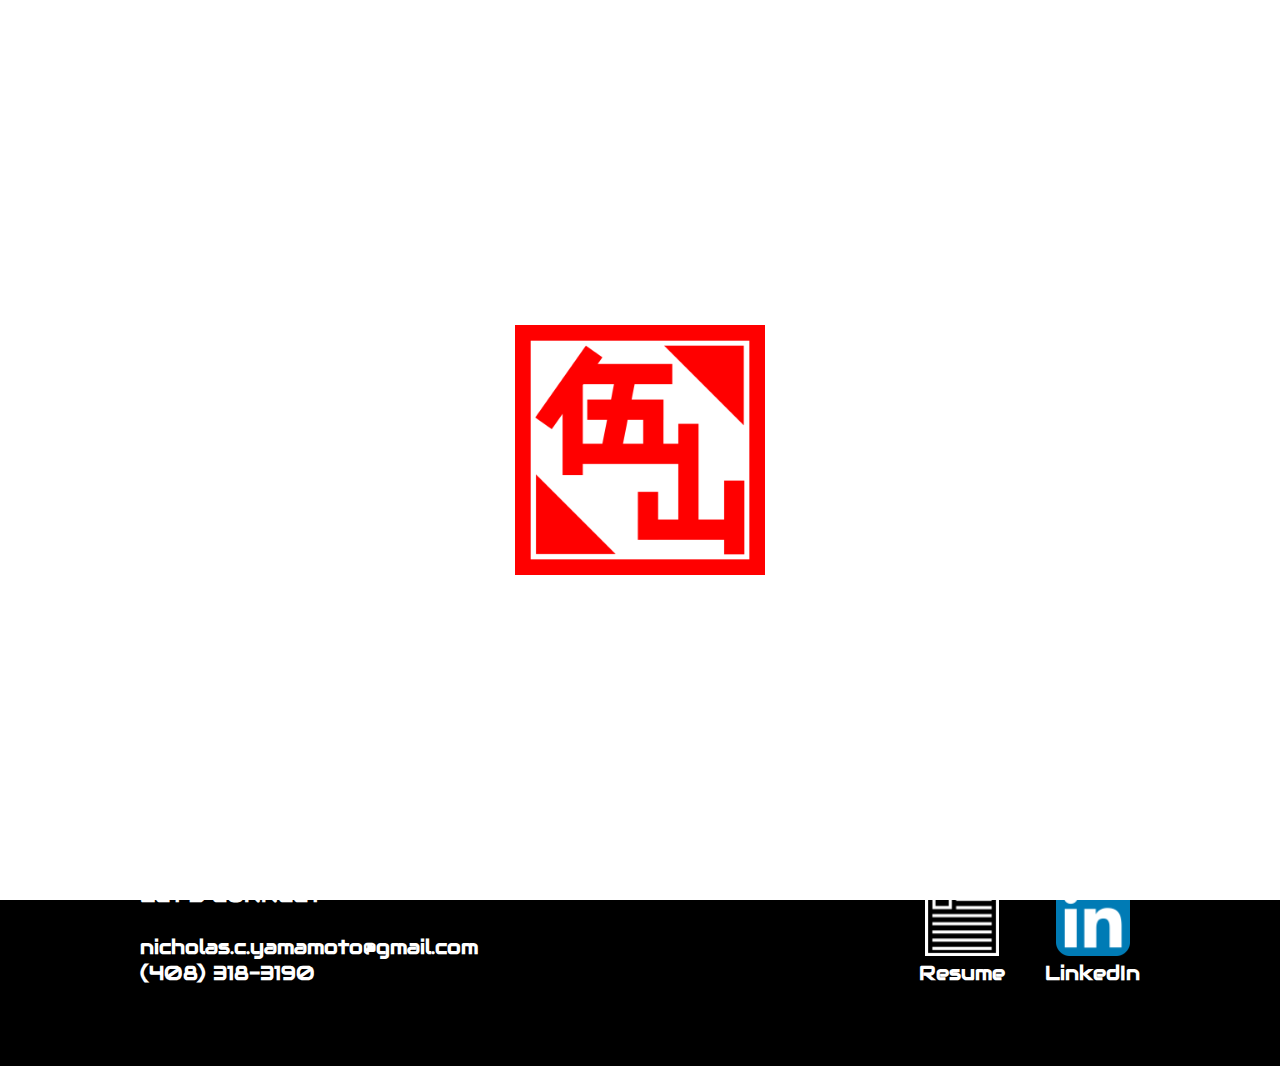
<file: index.html>
<!DOCTYPE html>
<html lang="en">

<head>
    <meta charset="UTF-8">
    <meta http-equiv="X-UA-Compatible" content="IE=edge">
    <meta name="viewport" content="width=device-width, initial-scale=1.0">
    <title>Nick Yamamoto Portfolio</title>
    <link rel="preconnect" href="https://fonts.gstatic.com">
    <link
        href="https://fonts.googleapis.com/css2?family=Audiowide&family=Roboto:ital,wght@0,400;0,700;1,400&display=swap"
        rel="stylesheet">
    <link href="css/loading.css" rel="stylesheet" type="text/css">
    <link href="css/style.css" rel="stylesheet" type="text/css">
    <link href="css/responsive.css" rel="stylesheet" type="text/css">
</head>

<header>
    <div class="topnav">
        <ul class=navigation>
            <li><a href="index.html">HOME</a></li>
            <li><a href="about.html">ABOUT</a></li>
            <li><a href="uxdesign.html">UX DESIGN</a></li>
            <li><a href="artwork.html">ARTWORK</a></li>
            <li><a href="video.html">VIDEO</a></li>
            <li><a href=#>CONTACT</a></li>
        </ul>
        <div id="hamburgermenu">
            <img class=openMenu src="icons/hamburger-menu.png" alt="menu">
            <img class=closeMenu src="icons/close.png" alt="close">
        </div>
    </div>    
    <ul class=mobilenavigation>
        <li><a href="index.html">HOME</a></li>
        <li><a href="about.html">ABOUT</a></li>
        <li><a href="uxdesign.html">UX DESIGN</a></li>
        <li><a href="artwork.html">ARTWORK</a></li>
        <li><a href="video.html">VIDEO</a></li>
        <li><a href=#>CONTACT</a></li>
    </ul>
</header>

<body>
    <section class="mainArea">
        <div class="mainLogo">
            <img src="images/mylogo.png" alt="LOGO" class="centerImage logo">
            <h1 class="center">NICK YAMAMOTO</h1>
        </div>
    </section>
    <section id="mediumCards">
        <a href="uxdesign.html">
            <div id="uxdesignCard" class="mediumCardstyle">
                <h4 class="heading">UX DESIGN</h4>
            </div>
        </a>
        <a href="artwork.html">
            <div id="artworkCard" class="mediumCardstyle">
                <h4 class="heading">ARTWORK</h4>
            </div>
        </a>
        <a href="video.html">
            <div id="videoCard" class="mediumCardstyle">
                <h4 class="heading">VIDEO</h4>
            </div>
        </a>
    </section>
    <footer>
        <div class="contact">
            <h5 class="left">LET'S CONNECT<br><br>nicholas.c.yamamoto@gmail.com <br> (408) 318-3190
            </h5>
        </div>
        <div class="footerIcons">
            <a href="images/Nicholas Yamamoto Resume 2020.pdf">
                <div class="resume">
                    <img src="images/resume_icon.png" alt="" height=74px width=74px>
                    <h5>Resume</h5>
                </div>
            </a>
            <a href="https://www.linkedin.com/in/nicholasyamamoto/">
                <div class="linkedIn">
                    <img src="images/LinkedIn-Icon-squircle.png" alt="" height=74px width=74px>
                    <h5>LinkedIn</h5>
                </div>
            </a>
        </div>
    </footer>

<div class="loadingScreen">
    <div class="firstbox"></div>
    <div class="secondbox"></div>
    <div class="thirdbox"></div>
</div>

<script src="https://code.jquery.com/jquery-3.4.1.js"></script>
<script src="js/index.js"></script>

</body>

</html>
</file>
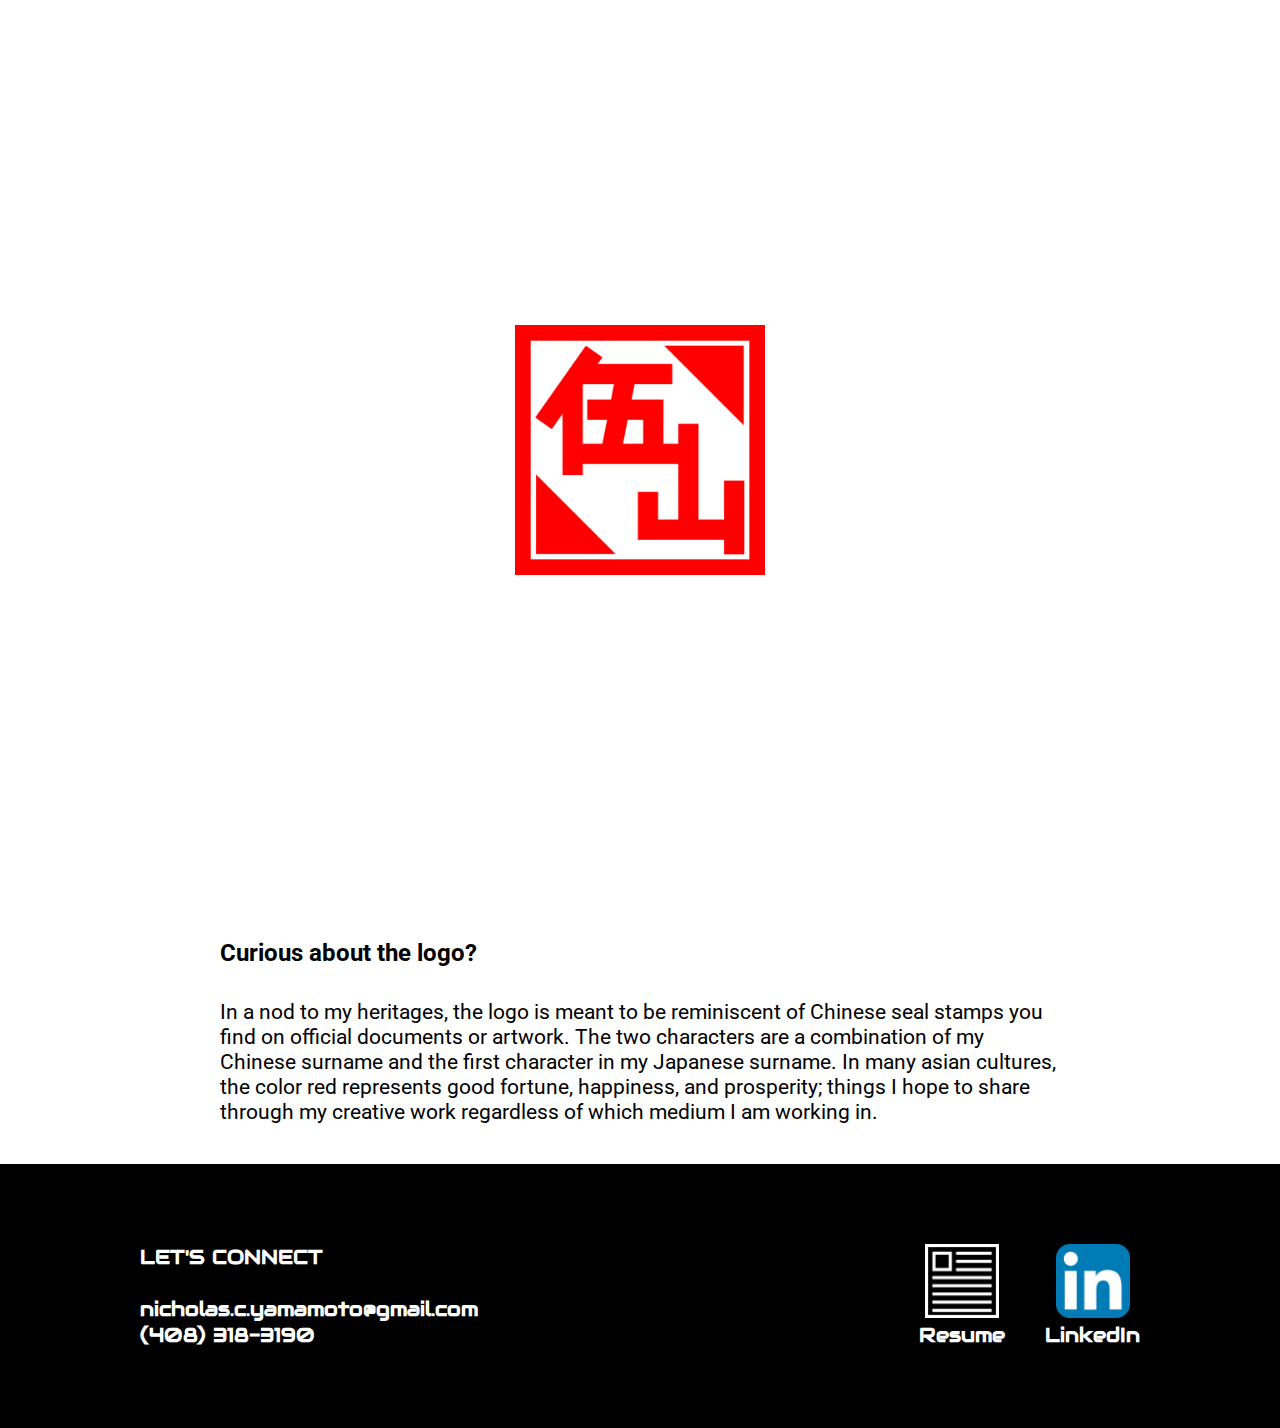
<file: about.html>
<!DOCTYPE html>
<html lang="en">
<head>
    <meta charset="UTF-8">
    <meta http-equiv="X-UA-Compatible" content="IE=edge">
    <meta name="viewport" content="width=device-width, initial-scale=1.0">
    <title>Nick Yamamoto Portfolio</title>
    <link rel="preconnect" href="https://fonts.gstatic.com">
    <link href="https://fonts.googleapis.com/css2?family=Audiowide&family=Roboto:ital,wght@0,400;0,700;1,400&display=swap" rel="stylesheet">
    <link href="css/loading.css" rel="stylesheet" type="text/css">
    <link href="css/style.css" rel="stylesheet" type="text/css">
    <link href="css/responsive.css" rel="stylesheet" type="text/css">
</head>

<header>
    <div class="topnav">
        <ul class=navigation>
            <li><a href="index.html">HOME</a></li>
            <li><a href="about.html">ABOUT</a></li>
            <li><a href="uxdesign.html">UX DESIGN</a></li>
            <li><a href="artwork.html">ARTWORK</a></li>
            <li><a href="video.html">VIDEO</a></li>
            <li><a href=#>CONTACT</a></li>
        </ul>
        <div id="hamburgermenu">
            <img class=openMenu src="icons/hamburger-menu.png" alt="menu">
            <img class=closeMenu src="icons/close.png" alt="close">
        </div>
    </div>
    <ul class=mobilenavigation>
        <li><a href="index.html">HOME</a></li>
        <li><a href="about.html">ABOUT</a></li>
        <li><a href="uxdesign.html">UX DESIGN</a></li>
        <li><a href="artwork.html">ARTWORK</a></li>
        <li><a href="video.html">VIDEO</a></li>
        <li><a href=#>CONTACT</a></li>
    </ul>
</header>

<body>

<section class="mainArea">
    <div class="mainLogo">
        <img src="images/mylogo.png" alt="LOGO" class="centerImage logo">
        <h1 class="center">NICK YAMAMOTO</h1>
    </div>
</section>
<section class="bio">
    <h4>Background</h4>
    <p>
        Well-rounded creator with experience in graphic design, UX design, and video editing. Graduate of University of Southern California with a BA in East Asian Languages and Culture and a minor in marketing as well as a certificate in UX/UI from University of California, Irvine. Highly adaptable learner and team player who always looks to accomplish tasks in the most efficient manner.
    </p>
    <br>
    <h4>Tools:</h4>
    <ul>
        <li>
            <b>UX Design:</b> Adobe XD, InVision, Figma, Miro
        </li>
        <li>
            <b>Artwork:</b> Photoshop, Illustrator, Affinity Photo
        </li>
        <li>
            <b>Video:</b> Adobe Premiere, Final Cut Pro, Adobe After Effects
        </li>
    </ul>
    <br>
    <h4>Curious about the logo?</h4>
    <p>
        In a nod to my heritages, the logo is meant to be reminiscent of Chinese seal stamps you find on official documents or artwork. The two characters are a combination of my Chinese surname and the first character in my Japanese surname. In many asian cultures, the color red represents good fortune, happiness, and prosperity; things I hope to share through my creative work regardless of which medium I am working in.
    </p>
</section>

<footer>
    <div class="contact">
        <h5 class="left">LET'S CONNECT<br><br>nicholas.c.yamamoto@gmail.com <br> (408) 318-3190
        </h5>
    </div>
    <div class="footerIcons">
        <a href="images/Nicholas Yamamoto Resume 2020.pdf">
            <div class="resume">
                <img src="images/resume_icon.png" alt="" height=74px width=74px>
                <h5>Resume</h5>
            </div>
        </a>
        <a href="https://www.linkedin.com/in/nicholasyamamoto/">
            <div class="linkedIn">
                <img src="images/LinkedIn-Icon-squircle.png" alt="" height=74px width=74px>
                <h5>LinkedIn</h5>
            </div>
        </a>
    </div>
</footer>

<div class="loadingScreen">
    <div class="firstbox"></div>
    <div class="secondbox"></div>
    <div class="thirdbox"></div>
</div>

<script src="https://code.jquery.com/jquery-3.4.1.js"></script>
<script src="js/index.js"></script>

</body>
</html>
</file>
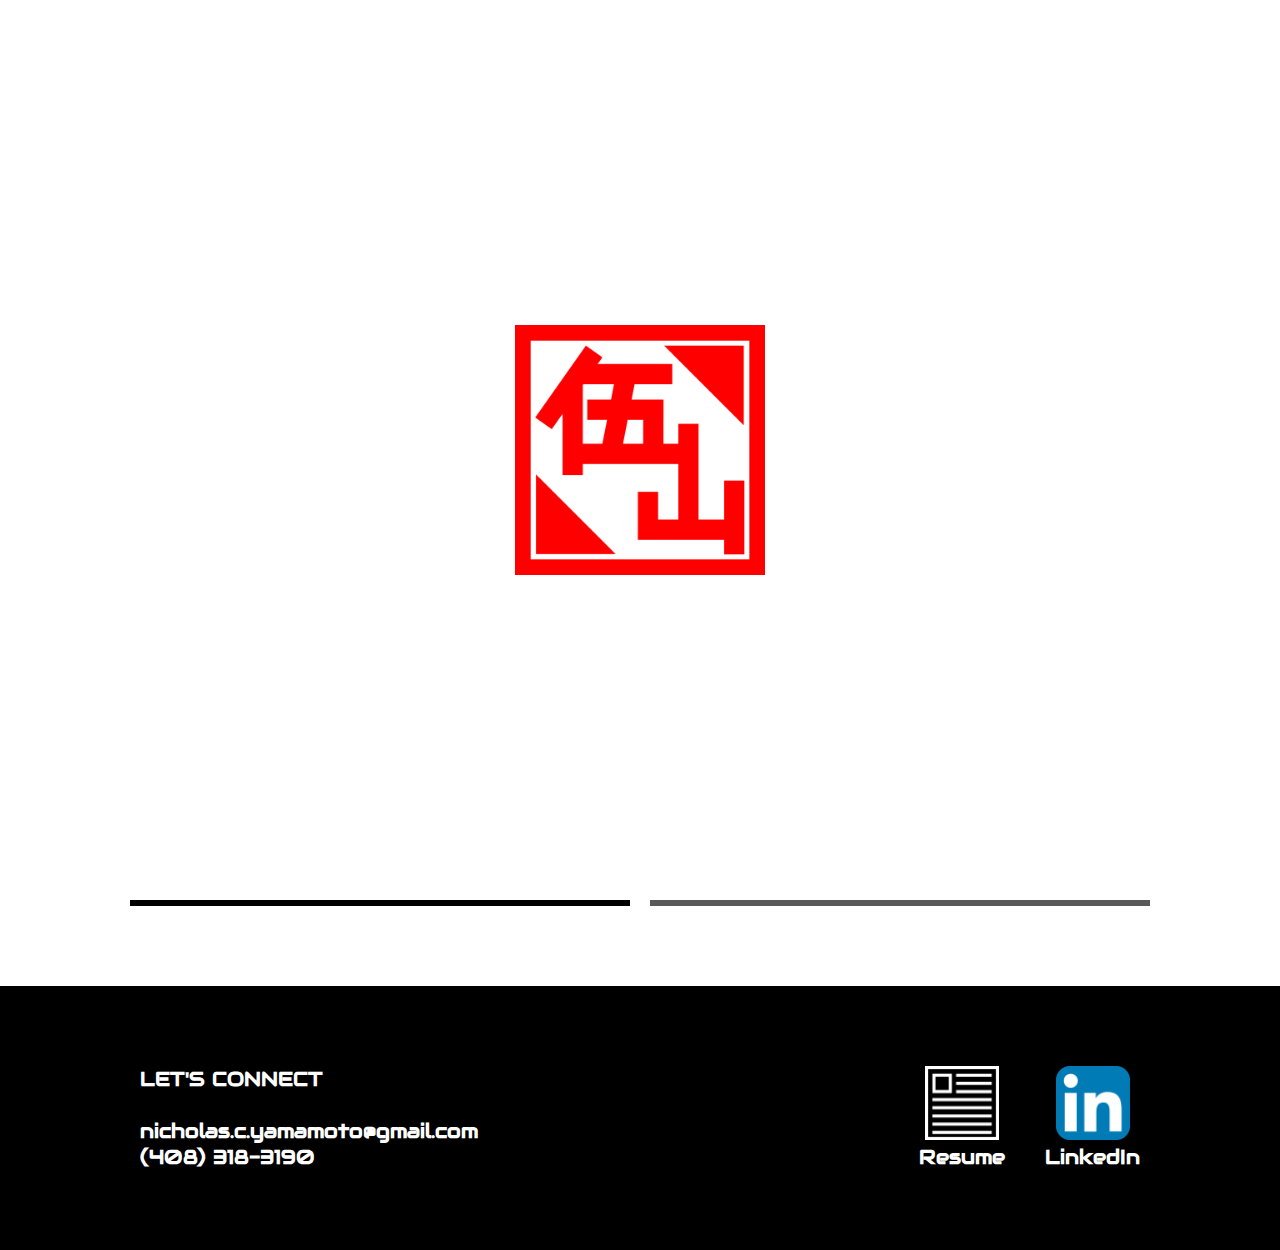
<file: artwork.html>
<!DOCTYPE html>
<html lang="en">
<head>
    <meta charset="UTF-8">
    <meta http-equiv="X-UA-Compatible" content="IE=edge">
    <meta name="viewport" content="width=device-width, initial-scale=1.0">
    <title>Nick Yamamoto Portfolio</title>
    <link rel="preconnect" href="https://fonts.gstatic.com">
    <link href="https://fonts.googleapis.com/css2?family=Audiowide&family=Roboto:ital,wght@0,400;0,700;1,400&display=swap" rel="stylesheet">
    <link href="css/loading.css" rel="stylesheet" type="text/css">
    <link href="css/style.css" rel="stylesheet" type="text/css">
    <link href="css/responsive.css" rel="stylesheet" type="text/css">
</head>
<body>
<header>
    <div class="topnav">
        <ul class=navigation>
            <li><a href="index.html">HOME</a></li>
            <li><a href="about.html">ABOUT</a></li>
            <li><a href="uxdesign.html">UX DESIGN</a></li>
            <li><a href="artwork.html">ARTWORK</a></li>
            <li><a href="video.html">VIDEO</a></li>
            <li><a href=#>CONTACT</a></li>
        </ul>
        <div id="hamburgermenu">
            <img class=openMenu src="icons/hamburger-menu.png" alt="menu">
            <img class=closeMenu src="icons/close.png" alt="close">
        </div>
    </div>
    <ul class=mobilenavigation>
        <li><a href="index.html">HOME</a></li>
        <li><a href="about.html">ABOUT</a></li>
        <li><a href="uxdesign.html">UX DESIGN</a></li>
        <li><a href="artwork.html">ARTWORK</a></li>
        <li><a href="video.html">VIDEO</a></li>
        <li><a href=#>CONTACT</a></li>
    </ul>
</header>

<h1 class="pageheader">ARTWORK</h1>

<section id="artwork">
    <a class="cardlink" href="vectorIllustration.html">
        <div id="illustrationCard" class="casestudyCard">
            <div class="cardHover">
                <h4 class="cardheader">Vector Illustration</h4>
            </div>
        </div>
    </a>
    <div id="calligraphy" class="casestudyCard">
        <div class="cardHover">
            <h4 class="cardheader">Calligraphy</h4>
        </div>
    </div>
    <div id="logoDesign" class="casestudyCard">
        <div class="cardHover">
            <h4 class="cardheader">Logo Design</h4>
        </div>
    </div>
    <div id="eventBanner" class="casestudyCard">
        <div class="cardHover">
            <h4 class="cardheader">Event Banners</h4>
        </div>
    </div>
</section>

<footer>
    <div class="contact">
        <h5 class="left">LET'S CONNECT<br><br>nicholas.c.yamamoto@gmail.com <br> (408) 318-3190
        </h5>
    </div>
    <div class="footerIcons">
        <a href="images/Nicholas Yamamoto Resume 2020.pdf">
            <div class="resume">
                <img src="images/resume_icon.png" alt="" height=74px width=74px>
                <h5>Resume</h5>
            </div>
        </a>
        <a href="https://www.linkedin.com/in/nicholasyamamoto/">
            <div class="linkedIn">
                <img src="images/LinkedIn-Icon-squircle.png" alt="" height=74px width=74px>
                <h5>LinkedIn</h5>
            </div>
        </a>
    </div>
</footer>

<div class="loadingScreen">
    <div class="firstbox"></div>
    <div class="secondbox"></div>
    <div class="thirdbox"></div>
</div>

<script src="https://code.jquery.com/jquery-3.4.1.js"></script>
<script src="js/index.js"></script>

</body>
</html>
</file>
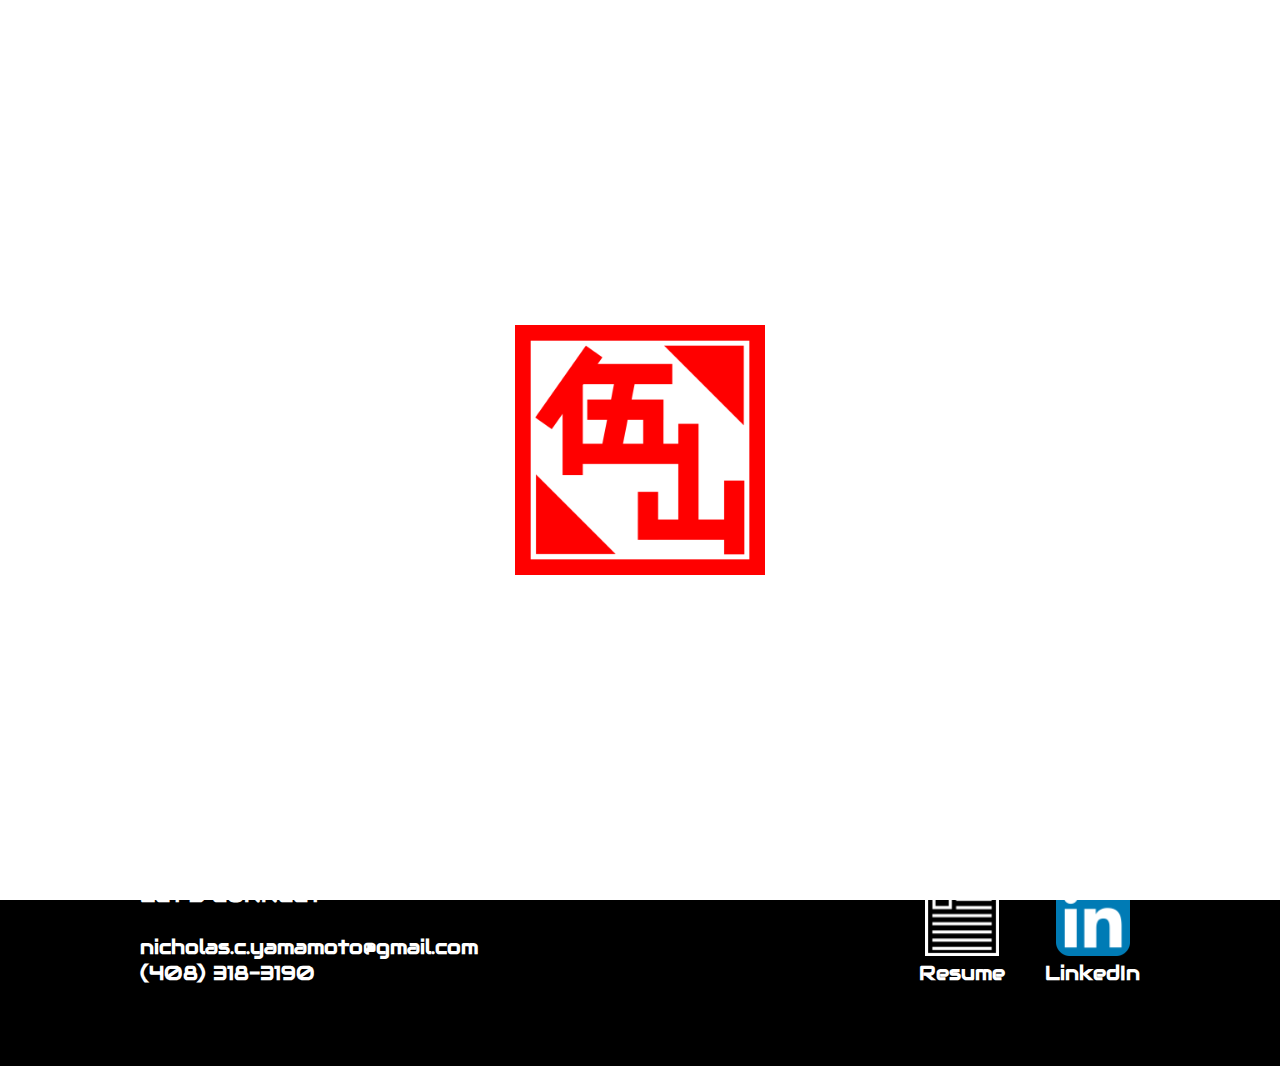
<file: uxdesign.html>
<!DOCTYPE html>
<html lang="en">
<head>
    <meta charset="UTF-8">
    <meta http-equiv="X-UA-Compatible" content="IE=edge">
    <meta name="viewport" content="width=device-width, initial-scale=1.0">
    <title>Nick Yamamoto Portfolio</title>
    <link rel="preconnect" href="https://fonts.gstatic.com">
    <link href="https://fonts.googleapis.com/css2?family=Audiowide&family=Roboto:ital,wght@0,400;0,700;1,400&display=swap" rel="stylesheet">
    <link href="css/loading.css" rel="stylesheet" type="text/css">
    <link href="css/style.css" rel="stylesheet" type="text/css">
    <link href="css/responsive.css" rel="stylesheet" type="text/css">
</head>

<header>
    <div class="topnav">
        <ul class=navigation>
            <li><a href="index.html">HOME</a></li>
            <li><a href="about.html">ABOUT</a></li>
            <li><a href="uxdesign.html">UX DESIGN</a></li>
            <li><a href="artwork.html">ARTWORK</a></li>
            <li><a href="video.html">VIDEO</a></li>
            <li><a href=#>CONTACT</a></li>
        </ul>
        <div id="hamburgermenu">
            <img class=openMenu src="icons/hamburger-menu.png" alt="menu">
            <img class=closeMenu src="icons/close.png" alt="close">
        </div>
    </div>
    <ul class=mobilenavigation>
        <li><a href="index.html">HOME</a></li>
        <li><a href="about.html">ABOUT</a></li>
        <li><a href="uxdesign.html">UX DESIGN</a></li>
        <li><a href="artwork.html">ARTWORK</a></li>
        <li><a href="video.html">VIDEO</a></li>
        <li><a href=#>CONTACT</a></li>
    </ul>
</header>

<body>
<section id="mainAreauxdesign">
    <div id="uxLogo">
        <img src="images/mylogo.png" alt="LOGO">
    </div>
    <div id="uxName"><h2>NICK YAMAMOTO</h2></div>
    <div id="uxBio">
        <h4>UX Designer with a keen eye for identifying issues in work-flows and ideating solutions to address them. Highly skilled in Marketing, User Research/Testing, Wireframing, and Prototyping. Aiming to help users accomplish their tasks in a cohesive, streamlined experience.</h4>
    </div>
</section>

<section id="casestudies">
    <div id="fcccaseStudy" class="casestudyCard">
        <div class="cardHover">
            <h4 class="cardheader">FCC Website Redesign</h4>
            <p>An evaluation and proposed redesign of the Federal Communications Commission (FCC) website at the end of 2020.</p>
        </div>
    </div>
    <div id="wbwcaseStudy" class="casestudyCard">
        <div class="cardHover">
            <h4 class="cardheader">Week-by-week Calculator Template</h4>
            <p>A simple solution to streamline the process of calculating the media spend by week of advertising campaigns.</p>
        </div>
    </div>
</section>

<footer>
    <div class="contact">
        <h5 class="left">LET'S CONNECT<br><br>nicholas.c.yamamoto@gmail.com <br> (408) 318-3190
        </h5>
    </div>
    <div class="footerIcons">
        <a href="images/Nicholas Yamamoto Resume 2020.pdf">
            <div class="resume">
                <img src="images/resume_icon.png" alt="" height=74px width=74px>
                <h5>Resume</h5>
            </div>
        </a>
        <a href="https://www.linkedin.com/in/nicholasyamamoto/">
            <div class="linkedIn">
                <img src="images/LinkedIn-Icon-squircle.png" alt="" height=74px width=74px>
                <h5>LinkedIn</h5>
            </div>
        </a>
    </div>
</footer>

<div class="loadingScreen">
    <div class="firstbox"></div>
    <div class="secondbox"></div>
    <div class="thirdbox"></div>
</div>

<script src="https://code.jquery.com/jquery-3.4.1.js"></script>
<script src="js/index.js"></script>

</body>
</html>
</file>
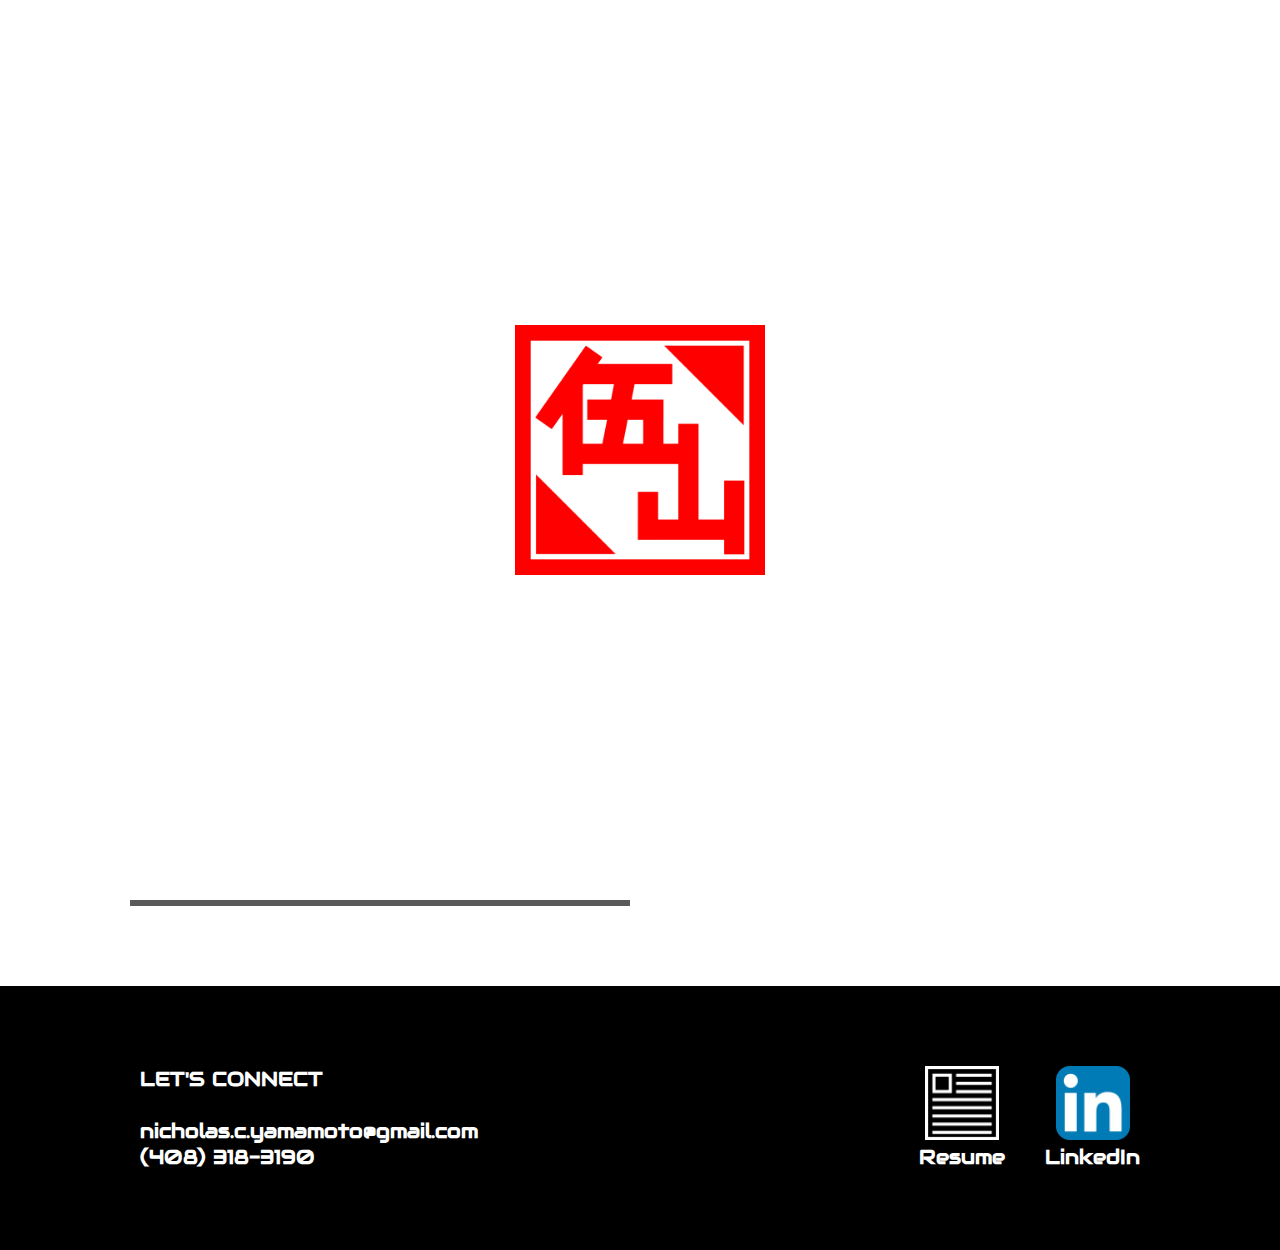
<file: vectorIllustration.html>
<!DOCTYPE html>
<html lang="en">
<head>
    <meta charset="UTF-8">
    <meta http-equiv="X-UA-Compatible" content="IE=edge">
    <meta name="viewport" content="width=device-width, initial-scale=1.0">
    <title>Nick Yamamoto Portfolio</title>
    <link rel="preconnect" href="https://fonts.gstatic.com">
    <link href="https://fonts.googleapis.com/css2?family=Audiowide&family=Roboto:ital,wght@0,400;0,700;1,400&display=swap" rel="stylesheet">
    <link href="css/loading.css" rel="stylesheet" type="text/css">
    <link href="css/style.css" rel="stylesheet" type="text/css">
    <link href="css/responsive.css" rel="stylesheet" type="text/css">
</head>
<body>
<header>
    <div class="topnav">
        <ul class=navigation>
            <li><a href="index.html">HOME</a></li>
            <li><a href="about.html">ABOUT</a></li>
            <li><a href="uxdesign.html">UX DESIGN</a></li>
            <li><a href="artwork.html">ARTWORK</a></li>
            <li><a href="video.html">VIDEO</a></li>
            <li><a href=#>CONTACT</a></li>
        </ul>
        <div id="hamburgermenu">
            <img class=openMenu src="icons/hamburger-menu.png" alt="menu">
            <img class=closeMenu src="icons/close.png" alt="close">
        </div>
    </div>
    <ul class=mobilenavigation>
        <li><a href="index.html">HOME</a></li>
        <li><a href="about.html">ABOUT</a></li>
        <li><a href="uxdesign.html">UX DESIGN</a></li>
        <li><a href="artwork.html">ARTWORK</a></li>
        <li><a href="video.html">VIDEO</a></li>
        <li><a href=#>CONTACT</a></li>
    </ul>
</header>

<h1 class="pageheader">VECTOR ILLUSTRATION</h1>

<section id="vectorIllustration">
    <div id="rainCard" class="casestudyCard">
        <div class="cardHover">
            <h4 class="cardheader">Rain Series</h4>
        </div>
    </div>
    <div id="budoCard" class="casestudyCard">
        <div class="cardHover">
            <h4 class="cardheader">Budo Series</h4>
        </div>
    </div>
    <div id="jesusCard" class="casestudyCard">
        <div class="cardHover">
            <h4 class="cardheader">Jesus Series - Book Covers</h4>
        </div>
    </div>
</section>

<footer>
    <div class="contact">
        <h5 class="left">LET'S CONNECT<br><br>nicholas.c.yamamoto@gmail.com <br> (408) 318-3190
        </h5>
    </div>
    <div class="footerIcons">
        <a href="images/Nicholas Yamamoto Resume 2020.pdf">
            <div class="resume">
                <img src="images/resume_icon.png" alt="" height=74px width=74px>
                <h5>Resume</h5>
            </div>
        </a>
        <a href="https://www.linkedin.com/in/nicholasyamamoto/">
            <div class="linkedIn">
                <img src="images/LinkedIn-Icon-squircle.png" alt="" height=74px width=74px>
                <h5>LinkedIn</h5>
            </div>
        </a>
    </div>
</footer>
<div class="loadingScreen">
    <div class="firstbox"></div>
    <div class="secondbox"></div>
    <div class="thirdbox"></div>
</div>

<script src="https://code.jquery.com/jquery-3.4.1.js"></script>
<script src="js/index.js"></script>

</body>
</html>
</file>
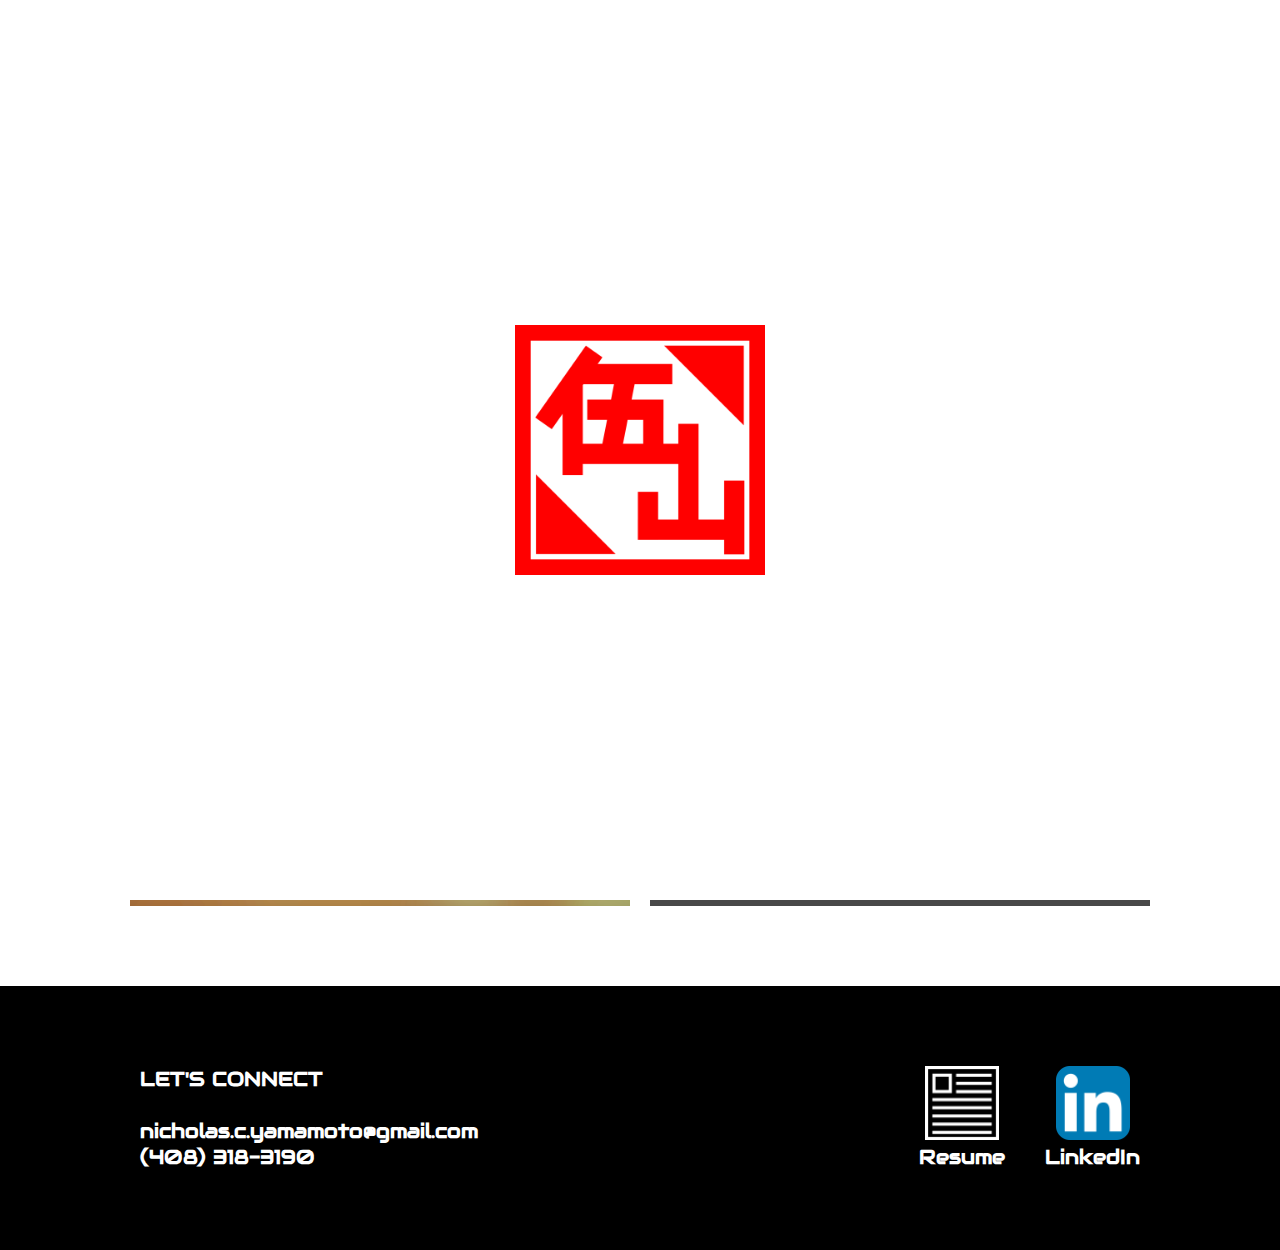
<file: video.html>
<!DOCTYPE html>
<html lang="en">
<head>
    <meta charset="UTF-8">
    <meta http-equiv="X-UA-Compatible" content="IE=edge">
    <meta name="viewport" content="width=device-width, initial-scale=1.0">
    <title>Nick Yamamoto Portfolio</title>
    <link rel="preconnect" href="https://fonts.gstatic.com">
    <link href="https://fonts.googleapis.com/css2?family=Audiowide&family=Roboto:ital,wght@0,400;0,700;1,400&display=swap" rel="stylesheet">
    <link href="css/loading.css" rel="stylesheet" type="text/css">
    <link href="css/style.css" rel="stylesheet" type="text/css">
    <link href="css/responsive.css" rel="stylesheet" type="text/css">
</head>
<body>
<header>
    <div class="topnav">
        <ul class=navigation>
            <li><a href="index.html">HOME</a></li>
            <li><a href="about.html">ABOUT</a></li>
            <li><a href="uxdesign.html">UX DESIGN</a></li>
            <li><a href="artwork.html">ARTWORK</a></li>
            <li><a href="video.html">VIDEO</a></li>
            <li><a href=#>CONTACT</a></li>
        </ul>
        <div id="hamburgermenu">
            <img class=openMenu src="icons/hamburger-menu.png" alt="menu">
            <img class=closeMenu src="icons/close.png" alt="close">
        </div>
    </div>
    <ul class=mobilenavigation>
        <li><a href="index.html">HOME</a></li>
        <li><a href="about.html">ABOUT</a></li>
        <li><a href="uxdesign.html">UX DESIGN</a></li>
        <li><a href="artwork.html">ARTWORK</a></li>
        <li><a href="video.html">VIDEO</a></li>
        <li><a href=#>CONTACT</a></li>
    </ul>
</header>

<h1 class="pageheader">VIDEO</h1>

<section id="video">
    <a class="cardlink" href="https://youtu.be/KzBUrNd9lm8" target="_blank">
        <div id="editingReelCard" class="casestudyCard">
                <div class="cardHover">
                    <h4 class="cardheader">Editing Reel</h4>
                </div>
        </div>
    </a>
    <a class="cardlink" href="https://youtu.be/C4QEnhp1CFE" target="_blank">
        <div id="iwatchCard" class="casestudyCard">
            <div class="cardHover">
                <h4 class="cardheader">iWatch</h4>
                <p>Fictional advertisement for holographic smart watch</p>
            </div>
        </div>
    </a>
    <a class="cardlink" href="https://www.youtube.com/watch?v=zwlA9QJQc0E&list=PLQ6vutnG7uojV4YVzoJV2NzfpEHSw-df0" target="_blank">
        <div id="keikotipsCard" class="casestudyCard">
            <div class="cardHover">
                <h4 class="cardheader">Keiko Tips</h4>
                <p>An online mini-series to help introduce Kendo and Naginata as well as some useful principles. <br><br> Roles: Director, Writer, Actor</p>
            </div>
        </div>
    </a>
    <div id="specialeffectsCard" class="casestudyCard">
        <div class="cardHover">
            <h4 class="cardheader">Special Effects</h4>
        </div>
    </div>
</section>

<footer>
    <div class="contact">
        <h5 class="left">LET'S CONNECT<br><br>nicholas.c.yamamoto@gmail.com <br> (408) 318-3190
        </h5>
    </div>
    <div class="footerIcons">
        <a href="images/Nicholas Yamamoto Resume 2020.pdf">
            <div class="resume">
                <img src="images/resume_icon.png" alt="" height=74px width=74px>
                <h5>Resume</h5>
            </div>
        </a>
        <a href="https://www.linkedin.com/in/nicholasyamamoto/">
            <div class="linkedIn">
                <img src="images/LinkedIn-Icon-squircle.png" alt="" height=74px width=74px>
                <h5>LinkedIn</h5>
            </div>
        </a>
    </div>
</footer>

<div class="loadingScreen">
    <div class="firstbox"></div>
    <div class="secondbox"></div>
    <div class="thirdbox"></div>
</div>

<script src="https://code.jquery.com/jquery-3.4.1.js"></script>
<script src="js/index.js"></script>
</body>
</html>
</file>
<file: css/loading.css>
.loadingScreen{
    position: fixed;
    display: flex;
    top:0;
    justify-content: center;
    align-items: center;
    height: 100vh;
    width: 100%;
    background-color: white;
    z-index: 100000;
}

.firstbox{
    height: 250px;
    width: 250px;
    background-image: url(../images/outer.png);
    background-size: contain;
    position: absolute;
    display: grid;
    animation: expand 1.5s ease-out;
  }
  .secondbox{
    height: 250px;
    width: 250px;
    background-image: url(../images/triangles.png);
    background-size: contain;
    position: absolute;
    animation: innerExpand 1.5s;
  }
  .thirdbox{
    height: 250px;
    width: 250px;
    background-image: url(../images/character.png);
    background-size: contain;
    position: absolute;
    animation: fade 1.5s ease-in;
  }
  
  @keyframes expand {
    0%{
      transform: scale(0,0);
    }
    20%{
      transform: scale(1,1);
    }
  }
  
  @keyframes innerExpand {
    0%{
      transform: scale(0,0);
    }
    20%{
      transform: scale(0,0);
    }
    40%{
      transform: scale(100%,100%);
    }
  }
  
  @keyframes fade{
    0%{
      opacity: 0;
    }
    64%{
      opacity: 0;
    }
    100%{
      opacity: 100%;
    }
  }
</file>
<file: css/style.css>
/* Topline */

body {
    background-color: white;
    margin: 0;
}

.centerImage {
    display: block;
    margin-left: auto;
    margin-right: auto;
    width: 50%;
}

.left {
    float: left;
}

.center {
    float: center;
}

.right {
    float: right;
}

.pageheader {
    text-align: center;
}

/* Typography */

h1 {
    font-family: 'Audiowide', cursive;
    font-size: 48px;
}

h2 {
    font-family: 'Audiowide', cursive;
    font-size: 42px;
}

h3 {
    font-family: 'Roboto', sans-serif;
    font-size: 36px;
}

h4 {
    font-family: 'Roboto', sans-serif;
    font-size: 24px;
}

.cardheader {
    font-weight: normal;
    font-stretch: normal;
    font-style: normal;
    font-family: 'Audiowide', cursive;
    line-height: 1.29;
    letter-spacing: normal;
}

h5 {
    font-family: 'Roboto', sans-serif;
    font-size: 20px;
}

p {
    font-family: 'Roboto', sans-serif;
    font-size: 16pt;
}

li {
    font-family: 'Roboto', sans-serif;
    font-size: 16pt;
}

.bold {
    font-weight: bold;
}

a {
    text-decoration: none;
}

/* Nav Bar */

.topnav {
    height: 80px;
    width: 100%;
    margin: 0;
    overflow: hidden;
    background-color: #000000;
    text-align: center;
    position: relative;
    top: 0px;
    z-index: 1000;
    margin-bottom: 40px;
}

.navigation {
    list-style-type: none;
    height: 26px;
    padding: 27px 0px;
    margin: 0px 140px;
    display: flex;
    justify-content: space-around;
    align-content: center;
}

.topnav li {
    height: 20px;
    padding: 0px 20px;
    margin: 0px 20px;
}

.topnav li a {
    color: white;
    text-align: center;
    text-decoration: none;
    white-space: nowrap;
    font-family: 'Audiowide';
    font-size: 18px;
}

li a:hover {
    color: #FF0000;
}

#hamburgermenu {
    height: 25px;
    width: 25px;
    display: none;
    position: absolute;
}

.openMenu {
    position: absolute;
}

.closeMenu {
    position: absolute;
    display: none;
}

.mobilenavigation {
    display: none;
    z-index: 105;
}

/* Logo Area */

.mainArea {
    margin-top: 40px;
    margin-bottom: 40px;
    margin-left: 140px;
    margin-right: 140px;
    align-items: center;
    text-align: center;
}

.mainLogo h1 {
    margin-top: 0;
    margin-bottom: 0px;
}

.logo {
    max-height: 250px;
    max-width: 250px;
    margin-bottom: 10px;
}

/* Medium Cards */

#mediumCards {
    margin: 40px 140px;
    display: grid;
    grid-template-columns: 1fr 1fr 1fr;
    grid-template-rows: auto;
    column-gap: 20px;
    justify-content: center;
    grid-template-areas: "uxdesignCard artworkCard videoCard";
}

#mediumCards a {
    text-decoration: none;
}

#uxdesignCard {
    grid-area: uxdesignCard;
    background-image: url(../images/ux-hp-card@3x.png), url(../images/alternate\ medium\ card.png);
    background-color: #484848;
}

#artworkCard {
    grid-area: artworkCard;
    background-image: url(../images/artwork-hp-card@3x.jpg), url(../images/alternate\ medium\ card.png);
    background-color: #484848;
}

#videoCard {
    grid-area: videoCard;
    background-image: url(../images/video-hp-card@3x.png), url(../images/alternate\ medium\ card.png);
    background-color: #484848;
}

.mediumCardstyle {
    background-position: top;
    background-size: cover;
    background-repeat: no-repeat;
    text-align: center;
    text-decoration: none;
    cursor: pointer;
    display: grid;
    align-content: end;
    transition: all .2s linear;
    height: 280px;
}

.mediumCardstyle h4 {
    transition: all .2s linear;
}

.mediumCardstyle:hover {
    transform: translate(0, -10%);
    filter: drop-shadow(0px 25px 10px rgba(0, 0, 0, 0.5))
}

.mediumCardstyle:hover h4 {
    color: #FF0000;
    font-size: 28px;
}

.mediumCardstyle:focus {
    border: 3px solid #f00;
}

/* .mediumCardstyle img{
    width: 320px;
    height: 200px;
} */

.heading {
    background-color: rgba(0, 0, 0, .7);
    padding: 15px;
    color: white;
    font-weight: normal;
    font-stretch: normal;
    font-style: normal;
    font-family: 'Audiowide', cursive;
    line-height: 1.29;
    letter-spacing: normal;
    text-align: center;
    justify-content: center;
    margin: 0 0 0 0;
}

/* Footer */

footer {
    height: 104px;
    padding: 80px 140px 80px 140px;
    background-color: #000000;
    display: flex;
    align-items: center;
    justify-content: space-between;
}

footer h5 {
    color: white;
    font-family: 'audiowide';
    margin: 0;
}

.footerIcons {
    display: flex;
    object-fit: contain;
    margin-left: 20px;
    margin-right: 0px;
    text-align: center;
}

footer a {
    text-decoration: none;
}

.linkedIn, .resume {
    margin: 0px 0px 0px 40px;
}

/* ABOUT PAGE */

.bio {
    margin: 40px 140px;
    padding: 0px 80px;
}

/* UX PAGE */

#mainAreauxdesign {
    height: 250px;
    margin: 40px 140px;
    display: grid;
    grid-template-columns: 250px auto auto;
    grid-template-rows: 20% 80%;
    grid-template-areas: "uxLogo uxName uxName" "uxLogo uxBio uxBio";
}

#uxLogo {
    max-height: 250px;
    max-width: 250px;
    justify-content: center;
    grid-area: uxLogo;
}

#uxLogo img {
    height: 100%;
    width: 100%;
}

#uxName {
    margin: none;
    padding-left: 40px;
    align-self: center;
    grid-area: uxName;
}

#uxName h2 {
    margin: 0;
}

#uxBio {
    text-align: left;
    padding-left: 40px;
    align-self: center;
    grid-area: uxBio;
}

#uxBio h4 {
    margin: 0;
}

/* Casestudy Cards */

#casestudies {
    margin: 40px 140px 80px 140px;
    width: auto;
    display: grid;
    grid-template-columns: 1fr 1fr;
    grid-template-rows: auto;
    column-gap: 20px;
    justify-content: center;
    align-content: center;
    grid-template-areas: "fcccaseStudy wbwcaseStudy";
}

.casestudyCard {
    height: 312px;
    width: 500px;
    text-decoration: none;
    background-position: top;
    background-size: 100%;
    background-repeat: no-repeat;
    cursor: pointer;
    transition: all .3s ease-in-out;
    display: flex;
    flex-direction: column-reverse;
}

.cardlink {
    margin: 0 auto 0 auto;
}

.casestudyCard a {
    text-decoration: none;
}

.casestudyCard:hover {
    background-size: 105%;
}

#fcccaseStudy {
    background-image: url(../images/fcc-card.png);
    grid-area: fcccaseStudy;
    place-self: center;
}

#wbwcaseStudy {
    background-image: url(../images/wbw-card.png);
    grid-area: wbwcaseStudy;
    place-self: center;
}

.cardHover {
    height: 282px;
    padding: 15px;
    display: grid;
    align-content: center;
    justify-content: center;
    text-align: center;
    color: transparent;
    background-color: transparent;
    z-index: 100;
    transition: all .3s ease-in-out
}

.cardHover:hover {
    color: white;
    background-color: rgba(0, 0, 0, 0.7);
}

/* ALTERNATE CARD HOVER (PAIRED WITH JQUERY,
USE ONLY .cardHover and .cardHover p) */
/* .cardHover {
    height: 15%;
    padding: 15px;
    display: grid;
    align-content: center;
    justify-content: center;
    text-align: center;
    color: white;
    background-color: rgba(0, 0, 0, 0.7);
    z-index: 100;
    transition: all .3s ease-in-out
}
.cardHover p {
    display: none;
    transition: all .3s ease-in-out
} */
/* .casestudyCard:hover .cardHover{
    height: 100%;
    transition: all .3s ease-in-out
}
.casestudyCard:hover .cardHover p{
    display: inline;
    transition: all .3s ease-in-out;
    animation: fadeIn ease-in-out .3s;
}
@keyframes fadeIn{
    0% {
        display: inline;
        opacity: 0;
    }
    100% {opacity: 1;}
} */

/* ARTWORK PAGE */

#artwork {
    margin: 80px 140px 80px 140px;
    width: auto;
    display: grid;
    grid-template-columns: 1fr 1fr;
    grid-template-rows: auto auto;
    column-gap: 20px;
    row-gap: 20px;
    justify-content: center;
    align-content: center;
    grid-template-areas: "illustration calligraphy" "logoDesign eventBanner";
}

#illustrationCard {
    background-image: url(../images/artwork/budoCard.png), url(../images/alternate_card.png);
    grid-area: illustration;
    place-self: center;
}

#calligraphy {
    background-image: url(../images/artwork/caligraphyCard.png), url(../images/alternate_card.png);
    grid-area: calligraphy;
    place-self: center;
}

#logoDesign {
    background-image: url(../images/artwork/logoCard.png), url(../images/alternate_card.png);
    grid-area: logoDesign;
    place-self: center;
}

#eventBanner {
    background-image: url(../images/artwork/eventbannerCard.png), url(../images/alternate_card.png);
    grid-area: eventBanner;
    place-self: center;
}

/* VECTOR ART PAGE */

#vectorIllustration {
    margin: 80px 140px 80px 140px;
    width: auto;
    display: grid;
    grid-template-columns: 1fr 1fr;
    grid-template-rows: auto auto;
    column-gap: 20px;
    row-gap: 20px;
    justify-content: center;
    align-content: center;
    grid-template-areas: "rain budo" "jesus .";
}

#rainCard {
    background-image: url(../images/artwork/rainCard.png), url(../images/alternate_card.png);
    grid-area: rain;
    place-self: center;
}

#budoCard {
    background-image: url(../images/artwork/budoCard.png), url(../images/alternate_card.png);
    grid-area: budo;
    place-self: center;
}

#jesusCard {
    background-image: url(../images/artwork/pabelCard.png), url(../images/alternate_card.png);
    grid-area: jesus;
    place-self: center;
}

/* VIDEO PAGE */

#video {
    margin: 80px 140px 80px 140px;
    width: auto;
    display: grid;
    grid-template-columns: 1fr 1fr;
    grid-template-rows: auto auto;
    column-gap: 20px;
    row-gap: 20px;
    justify-content: center;
    align-content: center;
    grid-template-areas: "editingreel iwatch" "keikotips specialeffects";
}

#editingReelCard {
    background-image: url(../images/alternate_card.png);
    grid-area: editingreel;
    place-self: center;
}

#iwatchCard {
    background-image: url(../images/video/iwatch-card.png), url(../images/alternate_card.png);
    grid-area: iwatch;
    place-self: center;
}

#keikotipsCard {
    background-image: url(../images/video/keikotips-card.png), url(../images/alternate_card.png);
    grid-area: keikotips;
    place-self: center;
}

#specialeffectsCard {
    background-image: url(../images/alternate_card.png);
    grid-area: specialeffects;
    place-self: center;
}
</file>
<file: css/responsive.css>
@media only screen and (min-width: 1450px){
    .casestudyCard{
        height: 468px;
        width: 750px;
    }
    .cardHover{
        height: 468px;

    }
}

@media only screen and (max-width: 1024px){
    .topnav li a {
        font-size: 16px;
    }
    #mediumCards {
        margin: 40px 80px;
    }

    #mainAreauxdesign {
        height: auto;
        margin: 20px 20px;
        display: grid;
        grid-template-columns: auto;
        grid-template-rows: auto auto auto;
        justify-content: center;
        text-align: center;
        row-gap: 20px;
        grid-template-areas: "uxLogo" "uxName" "uxBio";
    }
    #uxLogo {
        justify-self: center;
    }
}

@media only screen and (min-width: 800px){
    .mobilenavigation{
        display: none;
    }
}

@media only screen and (max-width: 800px) {
    .navigation {
        display: none;
    }
    .topnav{
        width:100%;
    }
    #hamburgermenu {
        float: left;
        display: flex;
        align-items: center;
        margin: 27.5px;
    }
    .mobilenavigation {
        list-style-type: none;
        position: absolute;
        top: 80px;
        left: 0px;
        padding-left: 0px;
        margin: 0px;
        background-color: black;
    }
    
    .mobilenavigation li {
        padding-left: 20px;
        height: 55px;
        width: 320px;
        background-color: black;
        border: 2px solid white;
        display: flex;
        justify-content: flex-start;
    }
    
    .mobilenavigation li a {
        font-family: Audiowide;
        font-size: 16pt;
        color: white;
        text-decoration: none;
        padding: 14.5px 0px 14.5px 0px;
    }
    .bio {
        margin: 70px 70px;
        padding: 0;
    }
    #mediumCards {
        margin: 20px 20px;
        grid-template-columns: 1fr;
        row-gap: 20px;
        grid-template-areas: "uxdesignCard" "artworkCard" "videoCard";
    }
    #uxdesignCard, #artworkCard, #videoCard{
        height: 350px;
    }
    
    .mediumCardstyle {
        background-size: cover;
    }
    /* Footer */
    footer {
        height: 250px;
        padding: 40px 20px;
        flex-direction: column;
        align-content: center;
        text-align: center;
    }
    .contact {
        padding-bottom: 40px;
    }
    .footerIcons{
        margin: 0;
    }
    .linkedIn, .resume {
        margin: 0px 20px 0px 20px;
    }

    /* UX PAGE */
    #casestudies {
        margin: 20px 20px 20px 20px;
        grid-template-columns: 1fr;
        row-gap: 20px;
        grid-template-areas: "fcccaseStudy" "wbwcaseStudy"
    }
    #artwork {
        margin: 20px 20px 20px 20px;
        grid-template-columns: 1fr;
        grid-template-rows: 1fr 1fr 1fr 1fr;
        grid-template-areas: "illustration" "calligraphy" "logoDesign" "eventBanner";
    }
    #vectorIllustration {
        margin: 20px 20px 20px 20px;
        grid-template-columns: 1fr;
        grid-template-rows: 1fr 1fr 1fr;
        grid-template-areas: "rain" "budo" "jesus";
    }
    #video {
        margin: 20px 20px 20px 20px;
        grid-template-columns: 1fr;
        grid-template-rows: 1fr 1fr 1fr 1fr;
        grid-template-areas: "editingreel" "iwatch" "keikotips" "specialeffects";
    }
    .casestudyCard {
        margin: 0px auto 0px auto;
        display: flex;
        flex-direction: column-reverse;
    }
    .cardHover {
        height: 20%;
        padding: 15px;
        display: grid;
        align-items: end;
        justify-content: center;
        text-align: center;
        color: white;
        background-color: rgba(0, 0, 0, 0.7);
        z-index: 100;
    }
    .cardHover p {
        display: none;
    }
}

@media only screen and (max-width: 600px) {
    /* Typography */
    h1 {
        font-size: 24px;
    }
    h2 {
        font-size: 20px;
    }
    h3 {
        font-size: 20px;
    }
    h4 {
        font-size: 18px;
    }
    h5 {
        font-size: 16px;
    }
    p {
        font-size: 14pt;
    }
    li {
        font-size: 14pt;
    }
    /* Navigation */
    .topnav {
        height: 56px;
        width: 100%;
    }
    #hamburgermenu {
        display: flex;
        align-items: center;
        margin: 15.5px 20px;
    }
    .mobilenavigation {
        top: 56px;
    }
    .mobilenavigation li {
        padding-left: 14px;
    }
    /* LANDING PAGE */
    .mainArea {
        margin-top: 20px;
        margin-bottom: 20px;
        margin-left: 20px;
        margin-right: 20px;
    }
    .logo {
        height: 150px;
        width: 150px;
    }
    .mediumCardstyle {
        margin: 0;
    }
    #mediumCards {
        margin: 20px 20px;
        grid-template-columns: 1fr;
        row-gap: 10px;
        grid-template-areas: "uxdesignCard" "artworkCard" "videoCard";
    }
    /* Footer */
    footer {
        height: 210px;
        padding: 40px 20px;
        flex-direction: column;
        align-content: center;
        text-align: center;
    }
    .contact {
        padding-bottom: 20px;
    }
    .footerIcons {
        padding-top: 20px;
        margin: 0;
    }
    .footerIcons img {
        height: 50px;
        width: 50px;
    }
    /* ABOUT PAGE */
    .bio {
        margin: 20px 20px;
        padding: 0;
    }
    /* UX PAGE */
    #mainAreauxdesign {
        grid-template-rows: 150px auto auto;
    }
    #uxLogo {
        max-height: 150px;
        max-width: 150px;
        justify-self: center;
    }
    #uxName {
        padding-left: 0;
    }
    #uxBio {
        text-align: center;
        padding: 0;
    }
    #casestudies {
        margin: 20px;
    }
    #artwork {
        width: 100%;
        margin: 20px;
    }
    #video {
        margin: 20px;
    }
    #vectorIllustration {
        margin: 20px;
    }
}

@media only screen and (max-width: 500px) {
    
    #uxdesignCard, #artworkCard, #videoCard{
        width: 320px;
        height: 200px;
        margin: 0;
    }
    #mediumCards a{
        justify-self:center
    }
    .cardlink, .casestudyCard{
        width: 320px;
        height: 200px;
        margin: 0;
        justify-self:center
    }
}
</file>
